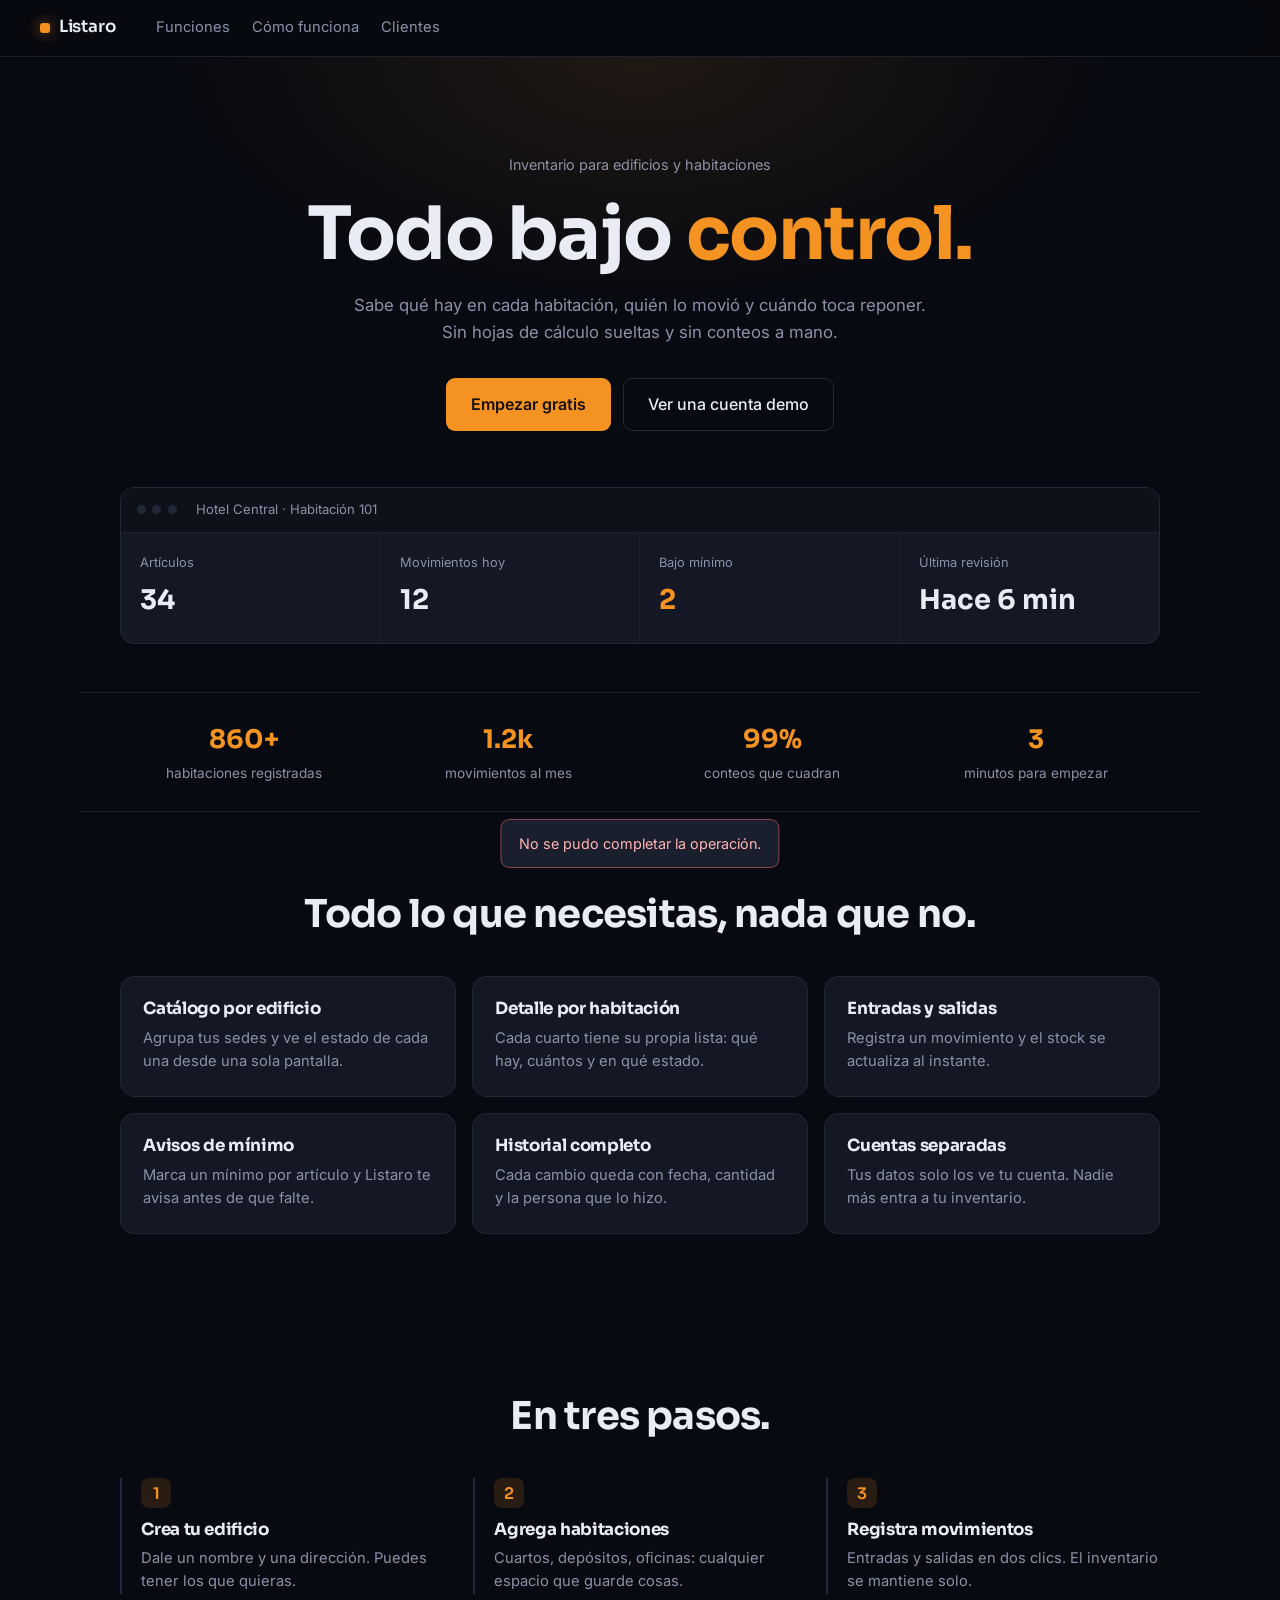
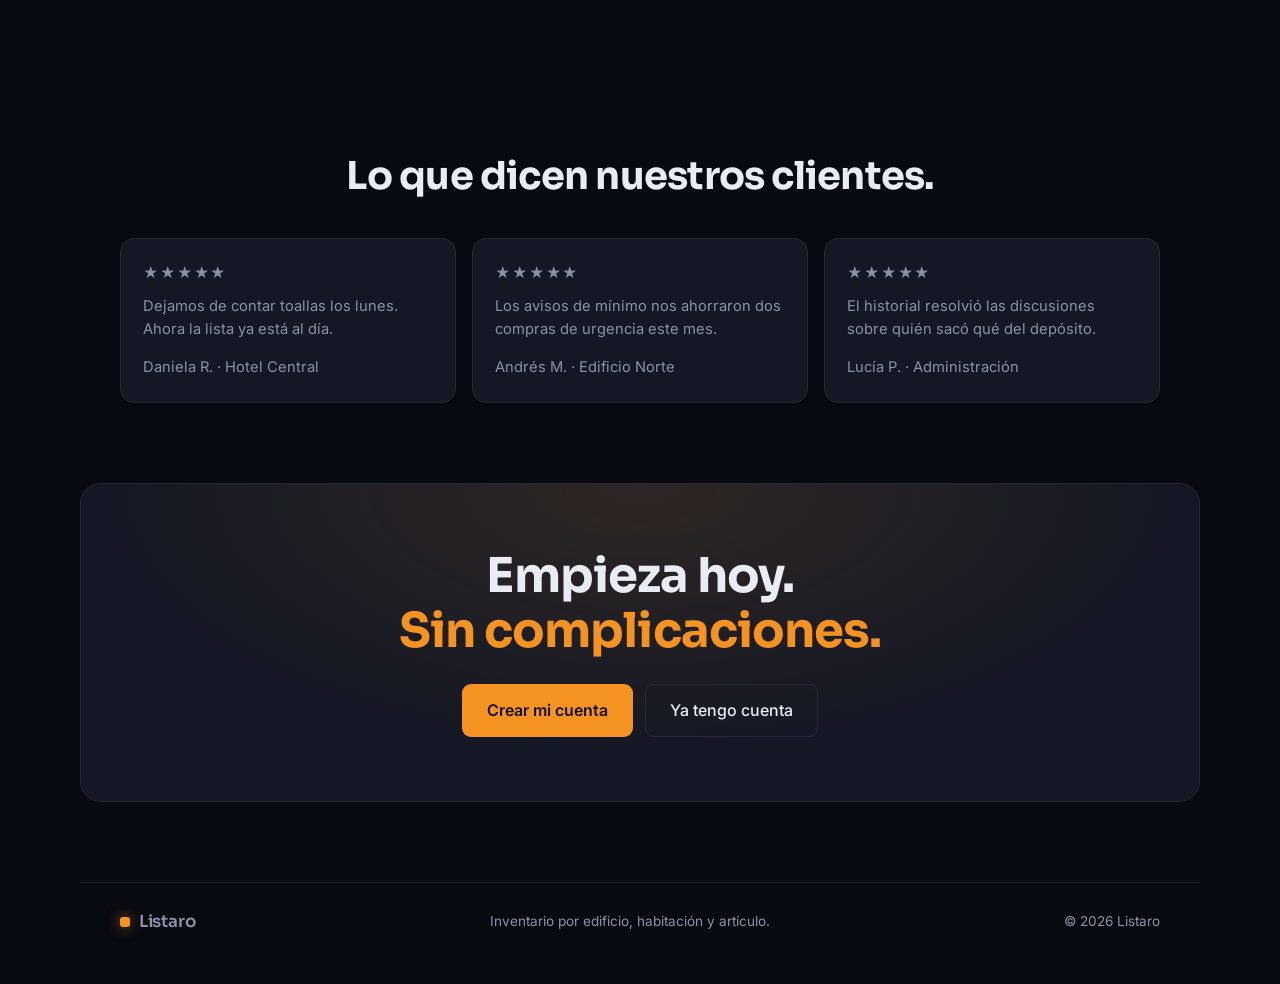
<file: index.html>
<!DOCTYPE html>
<html lang="es">
<head>
  <meta charset="UTF-8">
  <meta name="viewport" content="width=device-width, initial-scale=1">
  <title>Listaro — Todo bajo control</title>
  <link rel="preconnect" href="https://fonts.googleapis.com">
  <link rel="preconnect" href="https://fonts.gstatic.com" crossorigin>
  <link href="https://fonts.googleapis.com/css2?family=Sora:wght@400;500;600;700&family=Inter:wght@400;500;600&display=swap" rel="stylesheet">
  <link rel="stylesheet" href="css/styles.css">
</head>
<body>

<header class="nav">
  <a class="marca" href="index.html"><span class="marca-punto"></span> Listaro</a>
  <nav class="nav-links">
    <a href="#funciones">Funciones</a>
    <a href="#pasos">Cómo funciona</a>
    <a href="#clientes">Clientes</a>
  </nav>
  <div class="nav-acciones"></div>
</header>

<main>

  <section class="hero">
    <p class="hero-kicker">Inventario para edificios y habitaciones</p>
    <h1>Todo bajo <span class="naranja">control.</span></h1>
    <p class="hero-texto">
      Sabe qué hay en cada habitación, quién lo movió y cuándo toca reponer.
      Sin hojas de cálculo sueltas y sin conteos a mano.
    </p>
    <div class="hero-acciones">
      <a class="btn btn-naranja btn-grande" href="Paginas/registro.html">Empezar gratis</a>
      <a class="btn btn-fantasma btn-grande" href="Paginas/login.html">Ver una cuenta demo</a>
    </div>

    <div class="tablero-demo">
      <div class="tablero-barra">
        <span class="punto"></span><span class="punto"></span><span class="punto"></span>
        <span class="tablero-titulo">Hotel Central · Habitación 101</span>
      </div>
      <div class="tablero-cuerpo">
        <div class="tablero-celda"><span class="etiqueta">Artículos</span><strong>34</strong></div>
        <div class="tablero-celda"><span class="etiqueta">Movimientos hoy</span><strong>12</strong></div>
        <div class="tablero-celda"><span class="etiqueta">Bajo mínimo</span><strong class="naranja">2</strong></div>
        <div class="tablero-celda"><span class="etiqueta">Última revisión</span><strong>Hace 6 min</strong></div>
      </div>
    </div>
  </section>

  <section class="franja-metricas">
    <div><strong>860+</strong><span>habitaciones registradas</span></div>
    <div><strong>1.2k</strong><span>movimientos al mes</span></div>
    <div><strong>99%</strong><span>conteos que cuadran</span></div>
    <div><strong>3</strong><span>minutos para empezar</span></div>
  </section>

  <section id="funciones" class="seccion">
    <h2>Todo lo que necesitas, nada que no.</h2>
    <div class="grilla-funciones">
      <article class="tarjeta">
        <h3>Catálogo por edificio</h3>
        <p>Agrupa tus sedes y ve el estado de cada una desde una sola pantalla.</p>
      </article>
      <article class="tarjeta">
        <h3>Detalle por habitación</h3>
        <p>Cada cuarto tiene su propia lista: qué hay, cuántos y en qué estado.</p>
      </article>
      <article class="tarjeta">
        <h3>Entradas y salidas</h3>
        <p>Registra un movimiento y el stock se actualiza al instante.</p>
      </article>
      <article class="tarjeta">
        <h3>Avisos de mínimo</h3>
        <p>Marca un mínimo por artículo y Listaro te avisa antes de que falte.</p>
      </article>
      <article class="tarjeta">
        <h3>Historial completo</h3>
        <p>Cada cambio queda con fecha, cantidad y la persona que lo hizo.</p>
      </article>
      <article class="tarjeta">
        <h3>Cuentas separadas</h3>
        <p>Tus datos solo los ve tu cuenta. Nadie más entra a tu inventario.</p>
      </article>
    </div>
  </section>

  <section id="pasos" class="seccion">
    <h2>En tres pasos.</h2>
    <ol class="pasos">
      <li>
        <span class="paso-num">1</span>
        <h3>Crea tu edificio</h3>
        <p>Dale un nombre y una dirección. Puedes tener los que quieras.</p>
      </li>
      <li>
        <span class="paso-num">2</span>
        <h3>Agrega habitaciones</h3>
        <p>Cuartos, depósitos, oficinas: cualquier espacio que guarde cosas.</p>
      </li>
      <li>
        <span class="paso-num">3</span>
        <h3>Registra movimientos</h3>
        <p>Entradas y salidas en dos clics. El inventario se mantiene solo.</p>
      </li>
    </ol>
  </section>

  <section id="clientes" class="seccion">
    <h2>Lo que dicen nuestros clientes.</h2>
    <div class="grilla-testimonios">
      <article class="tarjeta">
        <p class="estrellas">★★★★★</p>
        <p>Dejamos de contar toallas los lunes. Ahora la lista ya está al día.</p>
        <p class="autor">Daniela R. · Hotel Central</p>
      </article>
      <article class="tarjeta">
        <p class="estrellas">★★★★★</p>
        <p>Los avisos de mínimo nos ahorraron dos compras de urgencia este mes.</p>
        <p class="autor">Andrés M. · Edificio Norte</p>
      </article>
      <article class="tarjeta">
        <p class="estrellas">★★★★★</p>
        <p>El historial resolvió las discusiones sobre quién sacó qué del depósito.</p>
        <p class="autor">Lucía P. · Administración</p>
      </article>
    </div>
  </section>

  <section class="cta-final">
    <h2>Empieza hoy.<br><span class="naranja">Sin complicaciones.</span></h2>
    <div class="hero-acciones">
      <a class="btn btn-naranja btn-grande" href="Paginas/registro.html">Crear mi cuenta</a>
      <a class="btn btn-fantasma btn-grande" href="Paginas/login.html">Ya tengo cuenta</a>
    </div>
  </section>

</main>

<footer class="pie">
  <span class="marca"><span class="marca-punto"></span> Listaro</span>
  <span>Inventario por edificio, habitación y artículo.</span>
  <span>© 2026 Listaro</span>
</footer>

<div id="aviso" class="aviso" role="status" aria-live="polite"></div>
<script src="js/datos.js"></script>
<script src="js/app.js"></script>
</body>
</html>
</file>
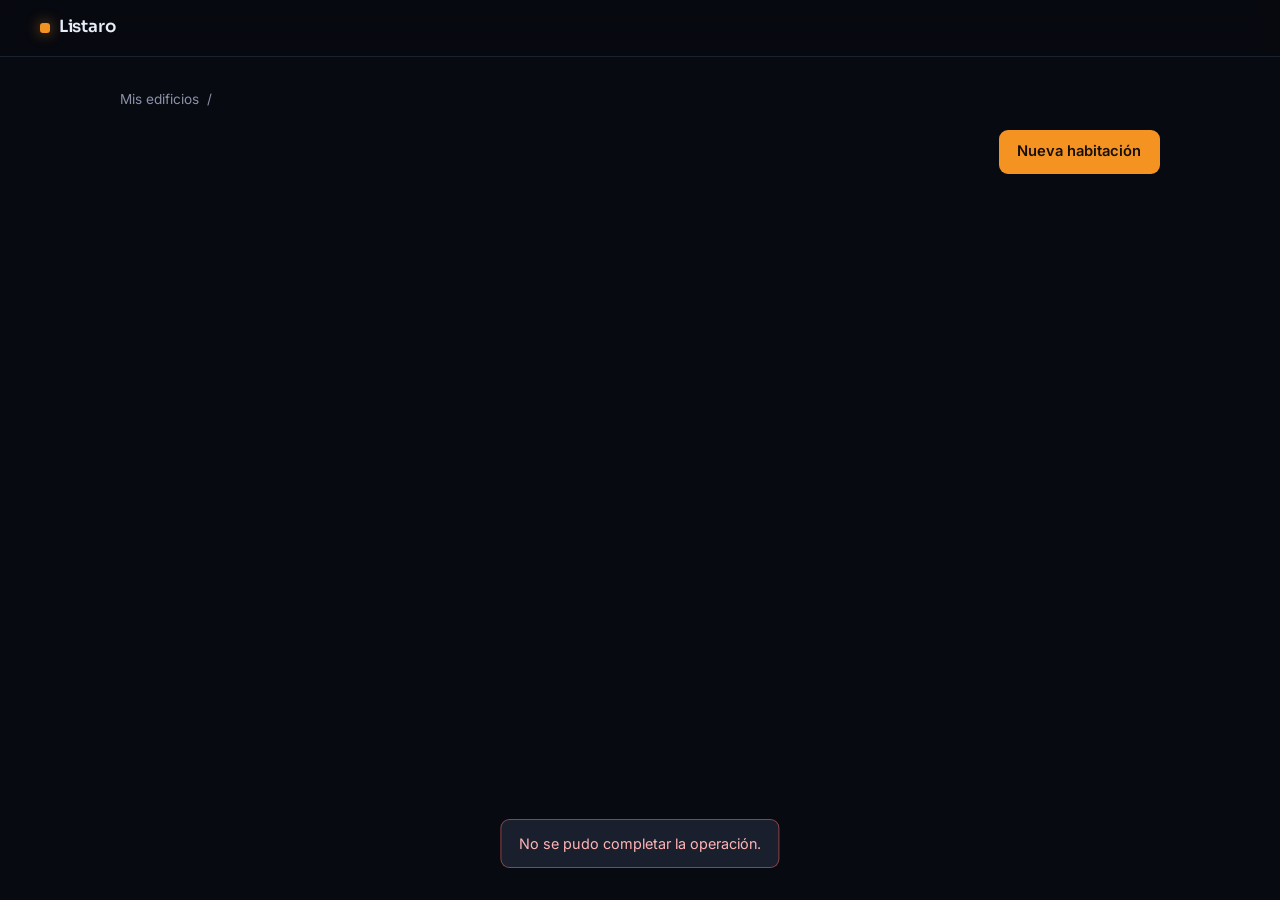
<file: Paginas/edificio.html>
<!DOCTYPE html>
<html lang="es">
<head>
  <meta charset="UTF-8">
  <meta name="viewport" content="width=device-width, initial-scale=1">
  <title>Edificio — Listaro</title>
  <link rel="preconnect" href="https://fonts.googleapis.com">
  <link rel="preconnect" href="https://fonts.gstatic.com" crossorigin>
  <link href="https://fonts.googleapis.com/css2?family=Sora:wght@400;500;600;700&family=Inter:wght@400;500;600&display=swap" rel="stylesheet">
  <link rel="stylesheet" href="../css/styles.css">
</head>
<body>

<header class="nav">
  <a class="marca" href="../index.html"><span class="marca-punto"></span> Listaro</a>
  <div class="nav-acciones"></div>
</header>

<main class="app">

  <nav class="migas">
    <a href="panel.html">Mis edificios</a>
    <span>/</span>
    <span id="ed-miga"></span>
  </nav>

  <div class="app-cabecera">
    <div>
      <h1 id="ed-titulo"></h1>
      <p class="sub" id="ed-direccion"></p>
    </div>
    <button class="btn btn-naranja" data-abrir="modal-habitacion">Nueva habitación</button>
  </div>

  <div id="lista-habitaciones"></div>
</main>

<div class="modal" id="modal-habitacion" hidden>
  <div class="modal-caja" role="dialog" aria-modal="true" aria-labelledby="t-hab">
    <h3 id="t-hab">Nueva habitación</h3>
    <form id="form-habitacion">
      <label for="h-nombre">Nombre</label>
      <input id="h-nombre" name="nombre" placeholder="Habitación 101" required>

      <label for="h-piso">Piso</label>
      <input id="h-piso" name="piso" placeholder="1">

      <label for="h-estado">Estado</label>
      <select id="h-estado" name="estado">
        <option value="activa">Activa</option>
        <option value="mantenimiento">En mantenimiento</option>
        <option value="cerrada">Cerrada</option>
      </select>

      <div class="modal-acciones">
        <button type="button" class="btn btn-fantasma" data-cerrar>Cancelar</button>
        <button type="submit" class="btn btn-naranja">Guardar habitación</button>
      </div>
    </form>
  </div>
</div>

<div id="aviso" class="aviso" role="status" aria-live="polite"></div>
<script src="../js/datos.js"></script>
<script src="../js/app.js"></script>
</body>
</html>
</file>
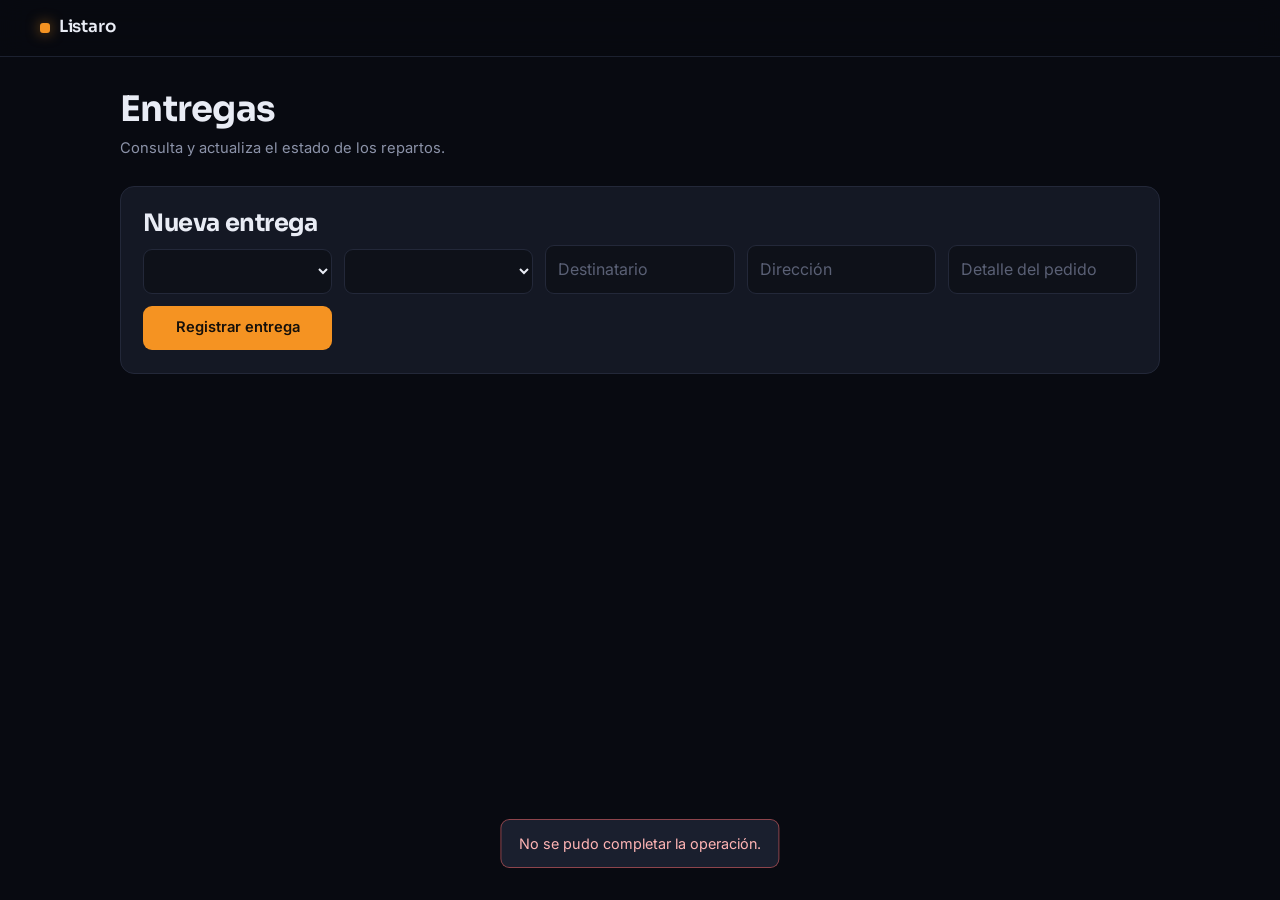
<file: Paginas/entregas.html>
<!DOCTYPE html>
<html lang="es">
<head>
  <meta charset="UTF-8">
  <meta name="viewport" content="width=device-width, initial-scale=1">
  <title>Entregas — Listaro</title>
  <link rel="preconnect" href="https://fonts.googleapis.com">
  <link rel="preconnect" href="https://fonts.gstatic.com" crossorigin>
  <link href="https://fonts.googleapis.com/css2?family=Sora:wght@400;500;600;700&family=Inter:wght@400;500;600&display=swap" rel="stylesheet">
  <link rel="stylesheet" href="../css/styles.css">
</head>
<body>
<header class="nav">
  <a class="marca" href="../index.html"><span class="marca-punto"></span> Listaro</a>
  <div class="nav-acciones"></div>
</header>
<main class="app">
  <div class="app-cabecera">
    <div><h1>Entregas</h1><p class="sub">Consulta y actualiza el estado de los repartos.</p></div>
  </div>
  <section class="tarjeta" id="crear-entrega">
    <h2>Nueva entrega</h2>
    <form id="form-entrega" class="form-grid">
      <select id="ent-edificio" name="edificio_id" required></select>
      <select id="ent-repartidor" name="repartidor_id"></select>
      <input name="destinatario" placeholder="Destinatario" required>
      <input name="direccion" placeholder="Dirección">
      <input name="detalle" placeholder="Detalle del pedido">
      <button class="btn btn-naranja" type="submit">Registrar entrega</button>
    </form>
  </section>
  <section id="lista-entregas" class="grilla-edificios"></section>
</main>
<div id="aviso" class="aviso" role="status" aria-live="polite"></div>
<script src="../js/datos.js"></script>
<script src="../js/roles.js"></script>
<script src="../js/app.js"></script>
</body>
</html>
</file>
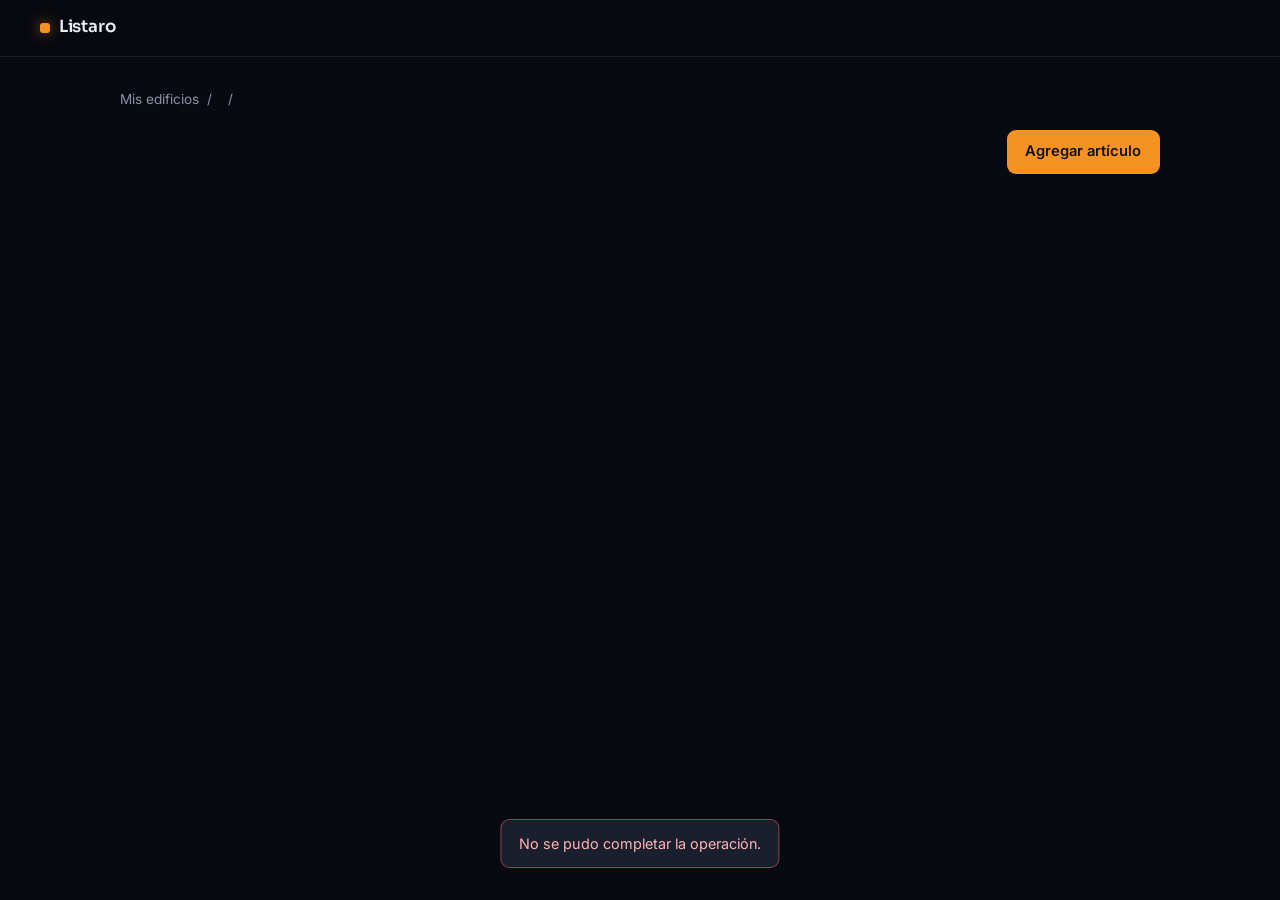
<file: Paginas/habitacion.html>
<!DOCTYPE html>
<html lang="es">
<head>
  <meta charset="UTF-8">
  <meta name="viewport" content="width=device-width, initial-scale=1">
  <title>Habitación — Listaro</title>
  <link rel="preconnect" href="https://fonts.googleapis.com">
  <link rel="preconnect" href="https://fonts.gstatic.com" crossorigin>
  <link href="https://fonts.googleapis.com/css2?family=Sora:wght@400;500;600;700&family=Inter:wght@400;500;600&display=swap" rel="stylesheet">
  <link rel="stylesheet" href="../css/styles.css">
</head>
<body>

<header class="nav">
  <a class="marca" href="../index.html"><span class="marca-punto"></span> Listaro</a>
  <div class="nav-acciones"></div>
</header>

<main class="app">

  <nav class="migas">
    <a href="panel.html">Mis edificios</a>
    <span>/</span>
    <a id="h-miga-edificio" href="panel.html"></a>
    <span>/</span>
    <span id="h-miga"></span>
  </nav>

  <div class="app-cabecera">
    <div>
      <h1 id="h-titulo"></h1>
      <p class="sub" id="h-sub"></p>
    </div>
    <button class="btn btn-naranja" data-abrir="modal-item">Agregar artículo</button>
  </div>

  <div class="tabla-envoltura" id="zona-tabla" hidden>
    <table class="tabla">
      <thead>
        <tr>
          <th>Artículo</th><th>Categoría</th><th>Cantidad</th>
          <th>Mínimo</th><th>Estado</th><th>Movimiento</th><th></th>
        </tr>
      </thead>
      <tbody id="cuerpo-items"></tbody>
    </table>
  </div>

  <div class="vacio" id="zona-vacia" hidden>
    <h3>Esta habitación está vacía</h3>
    <p>Agrega el primer artículo para empezar a contar entradas y salidas.</p>
    <button class="btn btn-naranja" data-abrir="modal-item">Agregar artículo</button>
  </div>

  <section class="historial" id="historial" hidden>
    <h2>Movimientos recientes</h2>
    <ul id="lista-movimientos"></ul>
  </section>
</main>

<div class="modal" id="modal-item" hidden>
  <div class="modal-caja" role="dialog" aria-modal="true" aria-labelledby="t-item">
    <h3 id="t-item">Agregar artículo</h3>
    <form id="form-item">
      <label for="i-nombre">Nombre</label>
      <input id="i-nombre" name="nombre" placeholder="Toallas" required>

      <label for="i-categoria">Categoría</label>
      <input id="i-categoria" name="categoria" placeholder="Lencería">

      <div class="fila-doble">
        <div>
          <label for="i-cantidad">Cantidad</label>
          <input id="i-cantidad" name="cantidad" type="number" min="0" value="0">
        </div>
        <div>
          <label for="i-minimo">Mínimo</label>
          <input id="i-minimo" name="minimo" type="number" min="0" value="0">
        </div>
      </div>

      <label for="i-estado">Estado</label>
      <select id="i-estado" name="estado">
        <option value="bueno">Bueno</option>
        <option value="regular">Regular</option>
        <option value="reparacion">En reparación</option>
      </select>

      <div class="modal-acciones">
        <button type="button" class="btn btn-fantasma" data-cerrar>Cancelar</button>
        <button type="submit" class="btn btn-naranja">Guardar artículo</button>
      </div>
    </form>
  </div>
</div>

<div id="aviso" class="aviso" role="status" aria-live="polite"></div>
<script src="../js/datos.js"></script>
<script src="../js/app.js"></script>
</body>
</html>
</file>
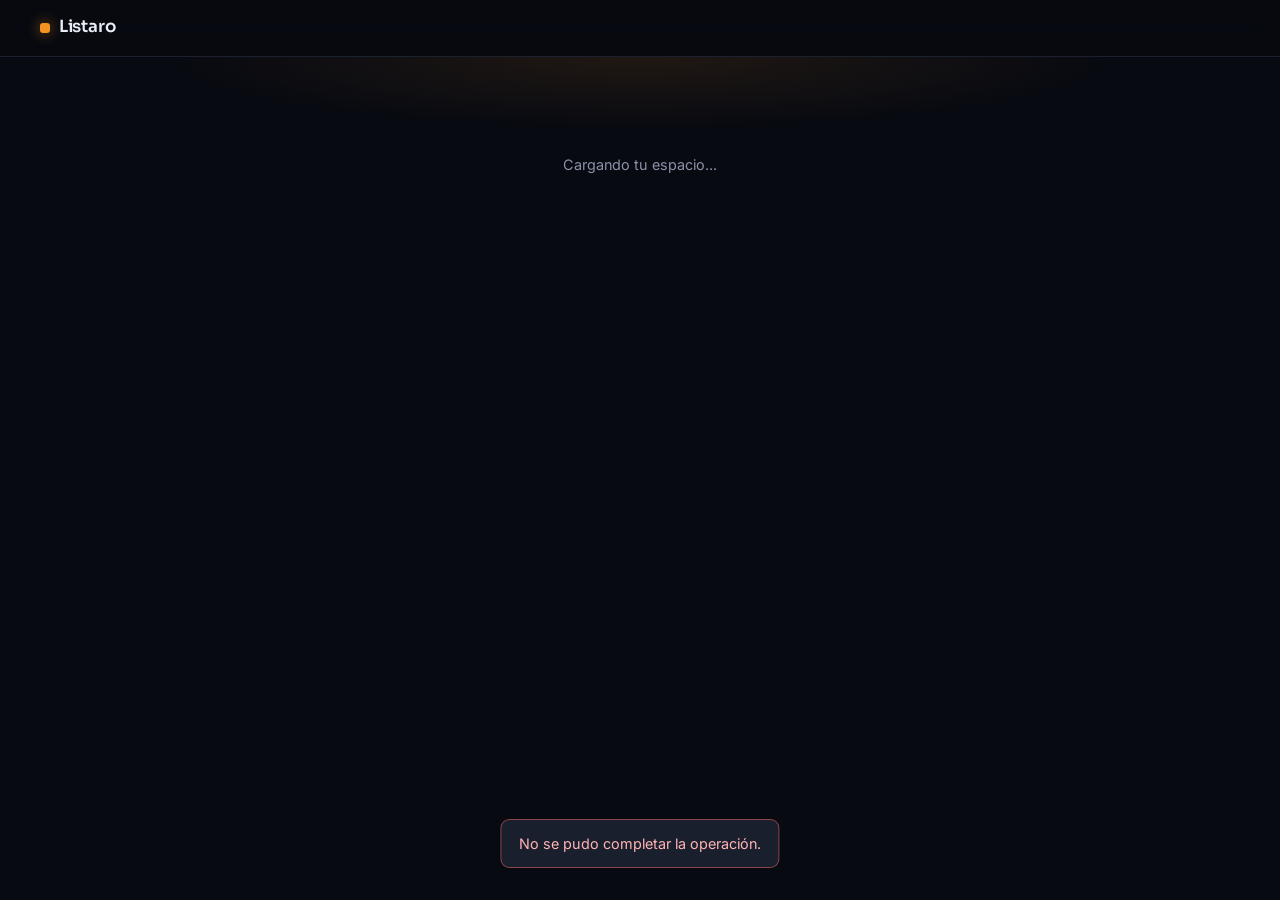
<file: Paginas/inicio.html>
<!DOCTYPE html>
<html lang="es">
<head>
  <meta charset="UTF-8">
  <meta name="viewport" content="width=device-width, initial-scale=1">
  <title>Inicio — Listaro</title>
  <link rel="preconnect" href="https://fonts.googleapis.com">
  <link rel="preconnect" href="https://fonts.gstatic.com" crossorigin>
  <link href="https://fonts.googleapis.com/css2?family=Sora:wght@400;500;600;700&family=Inter:wght@400;500;600&display=swap" rel="stylesheet">
  <link rel="stylesheet" href="../css/styles.css">
</head>
<body>
<header class="nav">
  <a class="marca" href="../index.html"><span class="marca-punto"></span> Listaro</a>
  <div class="nav-acciones"></div>
</header>

<main>
  <section class="hero" id="inicio-contenido">
    <p class="hero-kicker">Cargando tu espacio...</p>
  </section>
</main>

<div id="aviso" class="aviso" role="status" aria-live="polite"></div>
<script src="../js/datos.js"></script>
<script src="../js/app.js"></script>
</body>
</html>
</file>
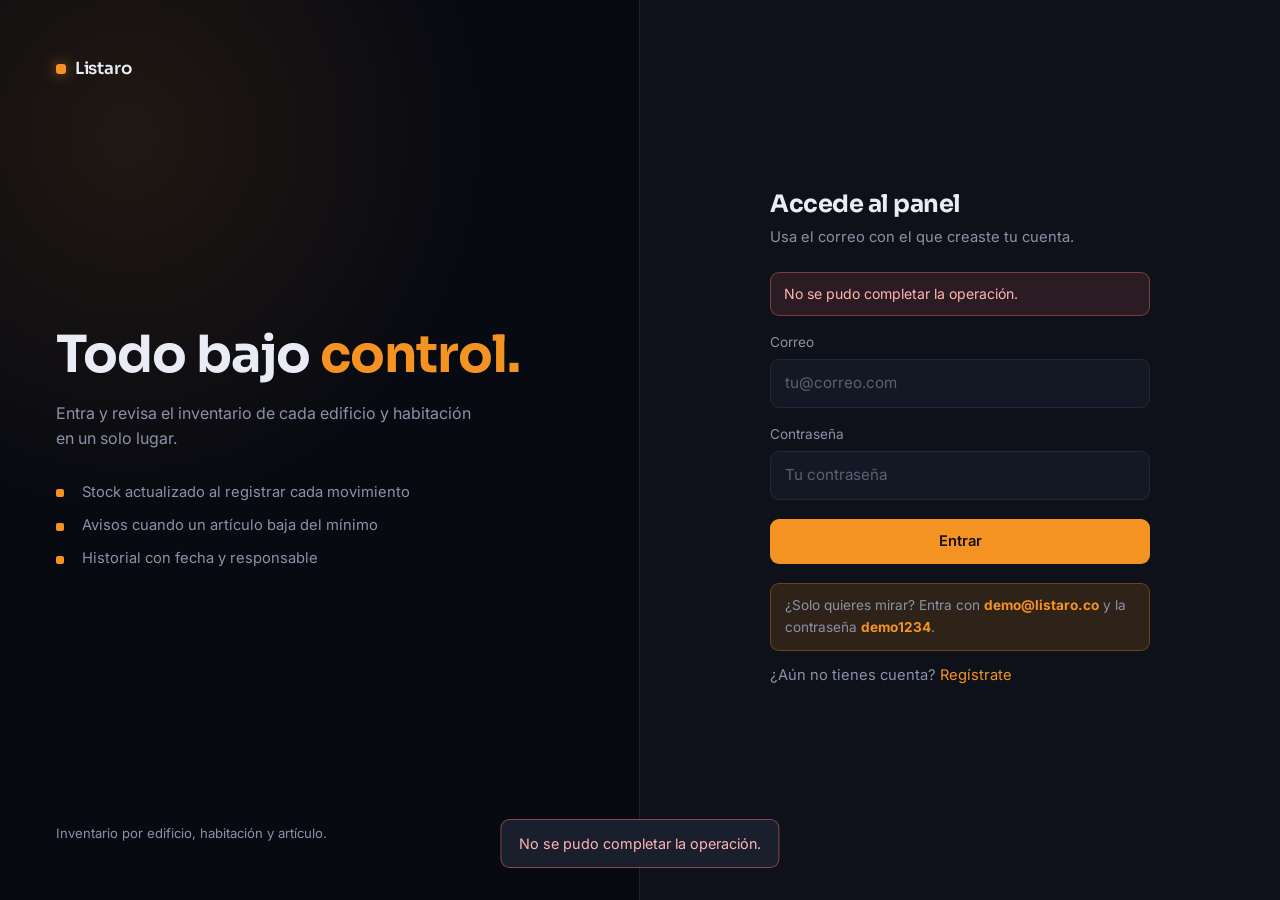
<file: Paginas/login.html>
<!DOCTYPE html>
<html lang="es">
<head>
  <meta charset="UTF-8">
  <meta name="viewport" content="width=device-width, initial-scale=1">
  <title>Entrar a Listaro</title>
  <link rel="preconnect" href="https://fonts.googleapis.com">
  <link rel="preconnect" href="https://fonts.gstatic.com" crossorigin>
  <link href="https://fonts.googleapis.com/css2?family=Sora:wght@400;500;600;700&family=Inter:wght@400;500;600&display=swap" rel="stylesheet">
  <link rel="stylesheet" href="../css/styles.css">
</head>
<body>
<main class="split">
  <section class="split-izq">
    <a class="marca" href="../index.html"><span class="marca-punto"></span> Listaro</a>
    <div>
      <h1>Todo bajo <span class="naranja">control.</span></h1>
      <p>Entra y revisa el inventario de cada edificio y habitación en un solo lugar.</p>
      <ul class="lista-chequeo">
        <li>Stock actualizado al registrar cada movimiento</li>
        <li>Avisos cuando un artículo baja del mínimo</li>
        <li>Historial con fecha y responsable</li>
      </ul>
    </div>
    <p class="split-pie">Inventario por edificio, habitación y artículo.</p>
  </section>

  <section class="split-der">
    <div class="formulario">
      <h2>Accede al panel</h2>
      <p class="sub">Usa el correo con el que creaste tu cuenta.</p>

      <p class="error" id="error-login" hidden></p>

      <form id="form-login" novalidate>
        <label for="correo">Correo</label>
        <input id="correo" name="correo" type="email" autocomplete="email"
               placeholder="tu@correo.com" required>

        <label for="clave">Contraseña</label>
        <input id="clave" name="clave" type="password" autocomplete="current-password"
               placeholder="Tu contraseña" required>

        <button class="btn btn-naranja btn-bloque" type="submit">Entrar</button>
      </form>

      <p class="demo-hint">
        ¿Solo quieres mirar? Entra con <strong>demo@listaro.co</strong> y la
        contraseña <strong>demo1234</strong>.
      </p>
      <p class="sub">¿Aún no tienes cuenta?
        <a class="enlace-naranja" href="registro.html">Regístrate</a>
      </p>
    </div>
  </section>
</main>

<div id="aviso" class="aviso" role="status" aria-live="polite"></div>
<script src="../js/datos.js"></script>
<script src="../js/app.js"></script>
</body>
</html>
</file>
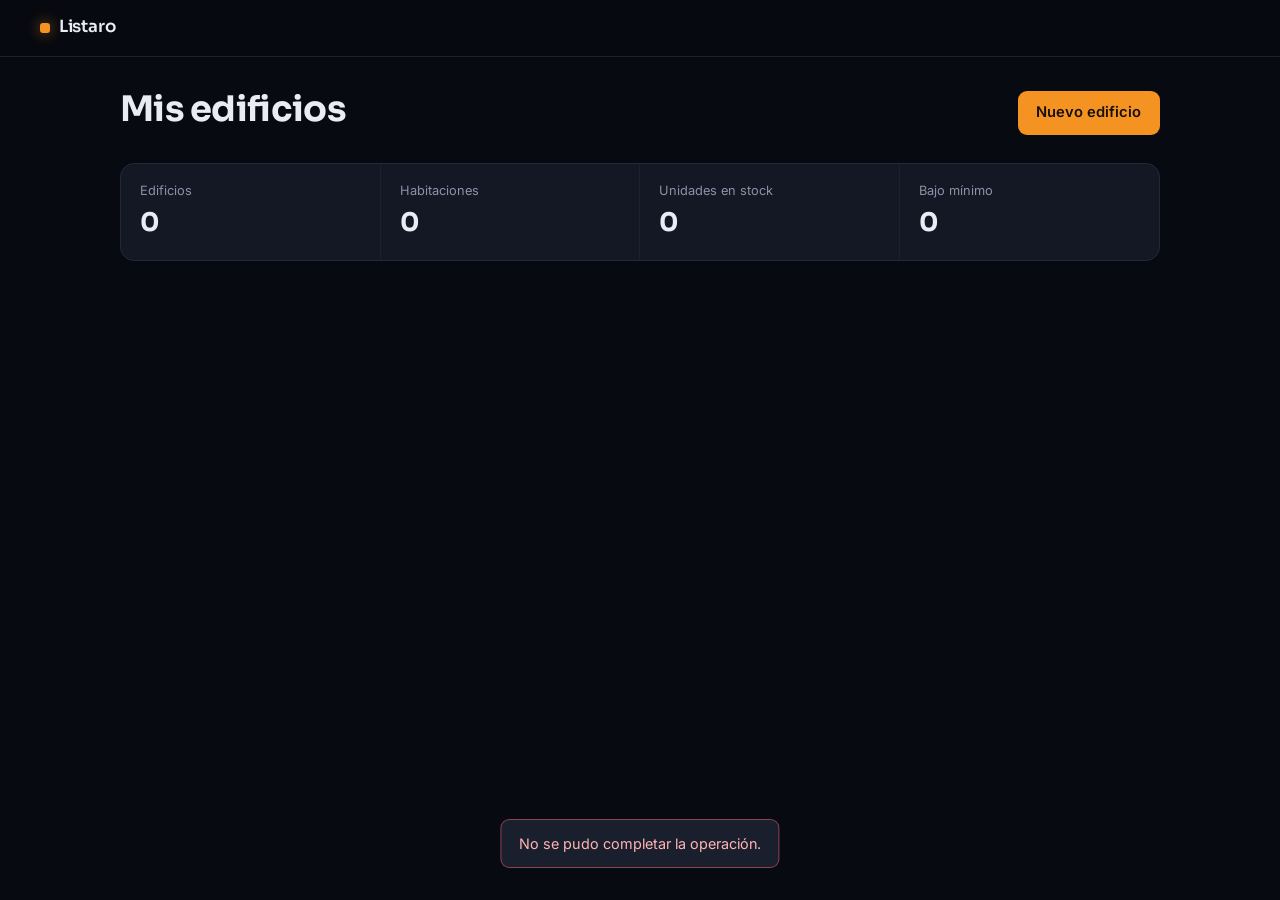
<file: Paginas/panel.html>
<!DOCTYPE html>
<html lang="es">
<head>
  <meta charset="UTF-8">
  <meta name="viewport" content="width=device-width, initial-scale=1">
  <title>Mis edificios — Listaro</title>
  <link rel="preconnect" href="https://fonts.googleapis.com">
  <link rel="preconnect" href="https://fonts.gstatic.com" crossorigin>
  <link href="https://fonts.googleapis.com/css2?family=Sora:wght@400;500;600;700&family=Inter:wght@400;500;600&display=swap" rel="stylesheet">
  <link rel="stylesheet" href="../css/styles.css">
</head>
<body>

<header class="nav">
  <a class="marca" href="../index.html"><span class="marca-punto"></span> Listaro</a>
  <div class="nav-acciones"></div>
</header>

<main class="app">

  <div class="app-cabecera">
    <div>
      <h1>Mis edificios</h1>
      <p class="sub" id="saludo"></p>
    </div>
    <button class="btn btn-naranja" data-abrir="modal-edificio">Nuevo edificio</button>
  </div>

  <div class="resumen">
    <div class="resumen-celda"><span class="etiqueta">Edificios</span><strong id="r-edificios">0</strong></div>
    <div class="resumen-celda"><span class="etiqueta">Habitaciones</span><strong id="r-habitaciones">0</strong></div>
    <div class="resumen-celda"><span class="etiqueta">Unidades en stock</span><strong id="r-unidades">0</strong></div>
    <div class="resumen-celda"><span class="etiqueta">Bajo mínimo</span><strong id="r-alertas">0</strong></div>
  </div>

  <div id="lista-edificios"></div>
</main>

<div class="modal" id="modal-edificio" hidden>
  <div class="modal-caja" role="dialog" aria-modal="true" aria-labelledby="t-edificio">
    <h3 id="t-edificio">Nuevo edificio</h3>
    <form id="form-edificio">
      <label for="ed-nombre">Nombre</label>
      <input id="ed-nombre" name="nombre" placeholder="Hotel Central" required>

      <label for="ed-direccion">Dirección</label>
      <input id="ed-direccion" name="direccion" placeholder="Cra. 7 #45-12">

      <label for="ed-notas">Notas</label>
      <input id="ed-notas" name="notas" placeholder="Opcional">

      <div class="modal-acciones">
        <button type="button" class="btn btn-fantasma" data-cerrar>Cancelar</button>
        <button type="submit" class="btn btn-naranja">Guardar edificio</button>
      </div>
    </form>
  </div>
</div>

<div id="aviso" class="aviso" role="status" aria-live="polite"></div>
<script src="../js/datos.js"></script>
<script src="../js/app.js"></script>
</body>
</html>
</file>
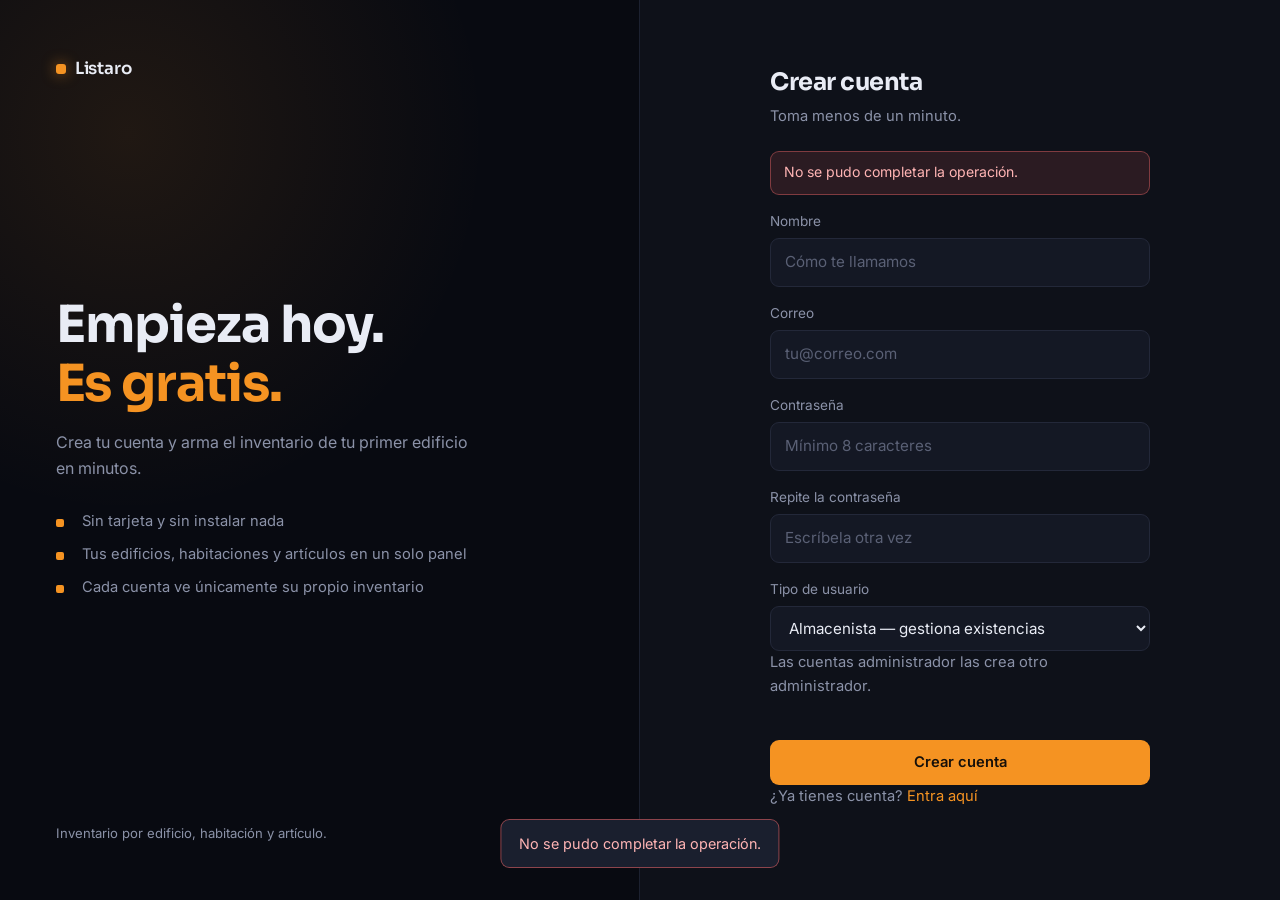
<file: Paginas/registro.html>
<!DOCTYPE html>
<html lang="es">
<head>
  <meta charset="UTF-8">
  <meta name="viewport" content="width=device-width, initial-scale=1">
  <title>Crear cuenta en Listaro</title>
  <link rel="preconnect" href="https://fonts.googleapis.com">
  <link rel="preconnect" href="https://fonts.gstatic.com" crossorigin>
  <link href="https://fonts.googleapis.com/css2?family=Sora:wght@400;500;600;700&family=Inter:wght@400;500;600&display=swap" rel="stylesheet">
  <link rel="stylesheet" href="../css/styles.css">
</head>
<body>

<main class="split">
  <section class="split-izq">
    <a class="marca" href="../index.html"><span class="marca-punto"></span> Listaro</a>
    <div>
      <h1>Empieza hoy.<br><span class="naranja">Es gratis.</span></h1>
      <p>Crea tu cuenta y arma el inventario de tu primer edificio en minutos.</p>
      <ul class="lista-chequeo">
        <li>Sin tarjeta y sin instalar nada</li>
        <li>Tus edificios, habitaciones y artículos en un solo panel</li>
        <li>Cada cuenta ve únicamente su propio inventario</li>
      </ul>
    </div>
    <p class="split-pie">Inventario por edificio, habitación y artículo.</p>
  </section>

  <section class="split-der">
    <div class="formulario">
      <h2>Crear cuenta</h2>
      <p class="sub">Toma menos de un minuto.</p>

      <p class="error" id="error-registro" hidden></p>

      <form id="form-registro" novalidate>
        <label for="nombre">Nombre</label>
        <input id="nombre" name="nombre" type="text" autocomplete="name"
               placeholder="Cómo te llamamos" required>

        <label for="correo">Correo</label>
        <input id="correo" name="correo" type="email" autocomplete="email"
               placeholder="tu@correo.com" required>

        <label for="clave">Contraseña</label>
        <input id="clave" name="clave" type="password" autocomplete="new-password"
               placeholder="Mínimo 8 caracteres" required>

        <label for="confirmar">Repite la contraseña</label>
        <input id="confirmar" name="confirmar" type="password"
               autocomplete="new-password" placeholder="Escríbela otra vez" required>

        <label for="rol">Tipo de usuario</label>
        <select id="rol" name="rol" required>
          <option value="almacenista">Almacenista — gestiona existencias</option>
          <option value="repartidor">Repartidor — surte habitaciones</option>
        </select>
        <p class="sub">Las cuentas administrador las crea otro administrador.</p>

        <button class="btn btn-naranja btn-bloque" type="submit">Crear cuenta</button>
      </form>

      <p class="sub">¿Ya tienes cuenta?
        <a class="enlace-naranja" href="login.html">Entra aquí</a>
      </p>
    </div>
  </section>
</main>

<div id="aviso" class="aviso" role="status" aria-live="polite"></div>
<script src="../js/datos.js"></script>
<script src="../js/app.js"></script>
</body>
</html>
</file>
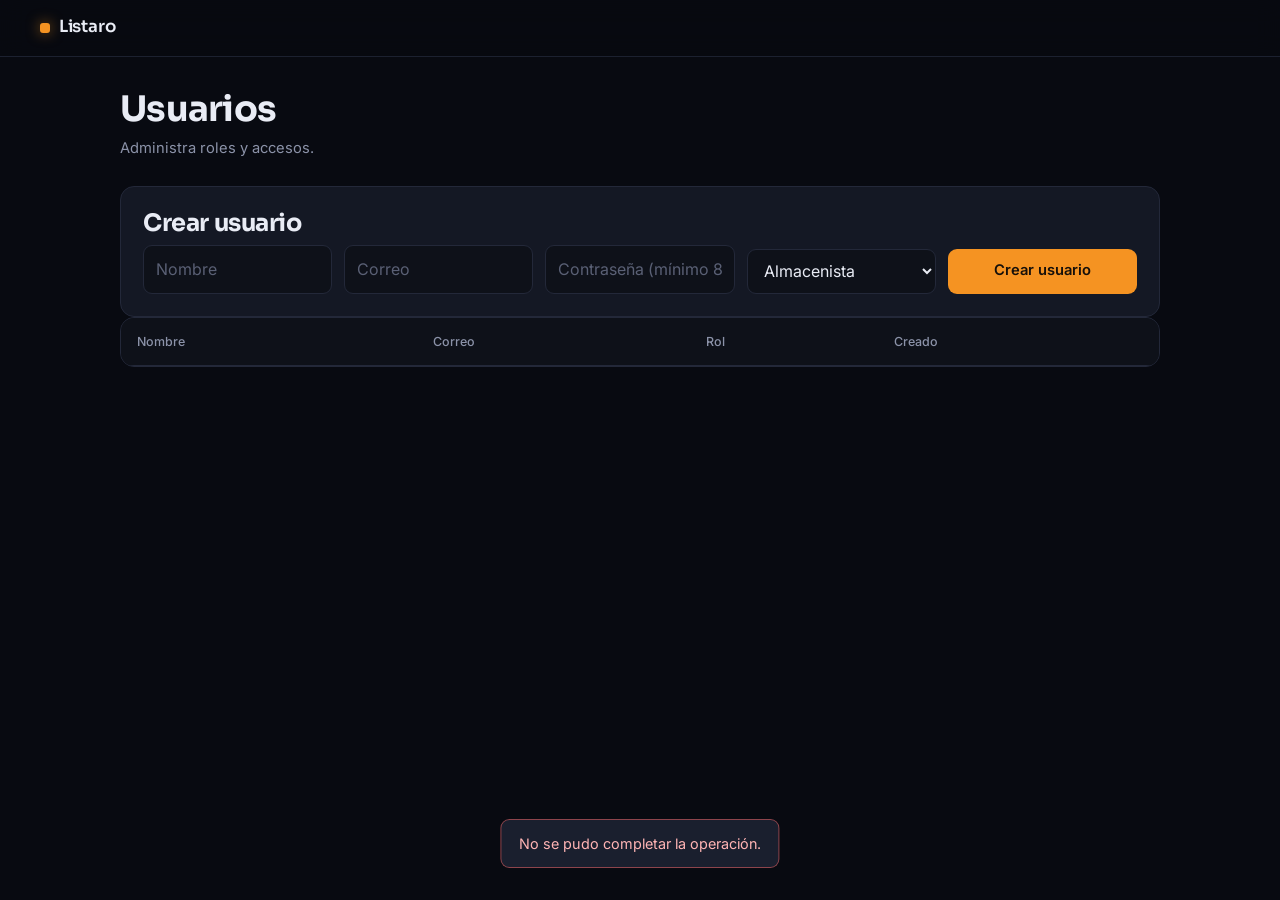
<file: Paginas/usuarios.html>
<!DOCTYPE html>
<html lang="es">
<head>
  <meta charset="UTF-8">
  <meta name="viewport" content="width=device-width, initial-scale=1">
  <title>Usuarios — Listaro</title>
  <link rel="preconnect" href="https://fonts.googleapis.com">
  <link rel="preconnect" href="https://fonts.gstatic.com" crossorigin>
  <link href="https://fonts.googleapis.com/css2?family=Sora:wght@400;500;600;700&family=Inter:wght@400;500;600&display=swap" rel="stylesheet">
  <link rel="stylesheet" href="../css/styles.css">
</head>
<body>
<header class="nav">
  <a class="marca" href="../index.html"><span class="marca-punto"></span> Listaro</a>
  <div class="nav-acciones"></div>
</header>
<main class="app">
  <div class="app-cabecera">
    <div><h1>Usuarios</h1><p class="sub">Administra roles y accesos.</p></div>
  </div>
  <section class="tarjeta">
    <h2>Crear usuario</h2>
    <form id="form-usuario" class="form-grid">
      <input name="nombre" placeholder="Nombre" required>
      <input name="correo" type="email" placeholder="Correo" required>
      <input name="clave" type="password" placeholder="Contraseña (mínimo 8)" required>
      <select name="rol" required>
        <option value="almacenista">Almacenista</option>
        <option value="repartidor">Repartidor</option>
        <option value="administrador">Administrador</option>
      </select>
      <button class="btn btn-naranja" type="submit">Crear usuario</button>
    </form>
  </section>
  <section class="tabla-envoltura">
    <table class="tabla">
      <thead><tr><th>Nombre</th><th>Correo</th><th>Rol</th><th>Creado</th></tr></thead>
      <tbody id="lista-usuarios"></tbody>
    </table>
  </section>
</main>
<div id="aviso" class="aviso" role="status" aria-live="polite"></div>
<script src="../js/datos.js"></script>
<script src="../js/roles.js"></script>
<script src="../js/app.js"></script>
</body>
</html>
</file>
<file: css/styles.css>
/* ============================================================
   Listaro — hoja de estilos
   Tema oscuro, acento naranja, tipografía Sora + Inter
   ============================================================ */

:root {
  --fondo:        #080A11;
  --fondo-2:      #0E1119;
  --panel:        #141824;
  --panel-2:      #1A1F2E;
  --borde:        #232839;
  --borde-suave:  #1C2130;
  --texto:        #E9ECF5;
  --texto-sub:    #8B92A8;
  --naranja:      #F59322;
  --naranja-alto: #FFB04A;
  --naranja-baja: rgba(245, 147, 34, 0.14);
  --verde:        #4ED08A;
  --verde-baja:   rgba(78, 208, 138, 0.12);
  --rojo:         #FF6B6B;
  --radio:        14px;
  --radio-chico:  9px;
  --ancho:        1120px;
}

* { box-sizing: border-box; }

html { scroll-behavior: smooth; }

body {
  margin: 0;
  background: var(--fondo);
  color: var(--texto);
  font-family: "Inter", system-ui, -apple-system, "Segoe UI", sans-serif;
  font-size: 16px;
  line-height: 1.6;
  -webkit-font-smoothing: antialiased;
}

h1, h2, h3 {
  font-family: "Sora", "Inter", sans-serif;
  line-height: 1.15;
  letter-spacing: -0.02em;
  margin: 0 0 .5rem;
}

a { color: inherit; text-decoration: none; }

.naranja { color: var(--naranja); }
.sub { color: var(--texto-sub); font-size: .92rem; margin: 0; }
.fuerte { font-weight: 600; }
.etiqueta { color: var(--texto-sub); font-size: .8rem; display: block; }

:focus-visible {
  outline: 2px solid var(--naranja);
  outline-offset: 2px;
  border-radius: 4px;
}

/* ---------------------------------------------------------- marca y navegación */
.marca {
  display: inline-flex;
  align-items: center;
  gap: .55rem;
  font-family: "Sora", sans-serif;
  font-weight: 600;
  font-size: 1.05rem;
  letter-spacing: -0.01em;
}

.marca-punto {
  width: 10px; height: 10px;
  border-radius: 3px;
  background: var(--naranja);
  box-shadow: 0 0 14px rgba(245, 147, 34, .6);
}

.nav {
  position: sticky;
  top: 0;
  z-index: 40;
  display: flex;
  align-items: center;
  gap: 1.5rem;
  padding: .9rem clamp(1rem, 4vw, 2.5rem);
  background: rgba(8, 10, 17, .82);
  backdrop-filter: blur(12px);
  border-bottom: 1px solid var(--borde-suave);
}

.nav-links { display: flex; gap: 1.4rem; margin-left: 1rem; }
.nav-links a { color: var(--texto-sub); font-size: .92rem; }
.nav-links a:hover { color: var(--texto); }
.nav-acciones { margin-left: auto; display: flex; gap: .6rem; }
.usuario-nav {
  display: inline-flex;
  align-items: center;
  color: var(--texto-sub);
  font-size: .85rem;
  padding: 0 .35rem;
  white-space: nowrap;
}

/* ---------------------------------------------------------- botones */
.btn {
  display: inline-flex;
  align-items: center;
  justify-content: center;
  gap: .4rem;
  padding: .6rem 1.1rem;
  border-radius: var(--radio-chico);
  border: 1px solid transparent;
  font: inherit;
  font-size: .92rem;
  font-weight: 500;
  cursor: pointer;
  transition: background-color .15s ease, border-color .15s ease, color .15s ease;
}

.btn-naranja { background: var(--naranja); color: #16100A; font-weight: 600; }
.btn-naranja:hover { background: var(--naranja-alto); }

.btn-fantasma {
  background: transparent;
  color: var(--texto);
  border-color: var(--borde);
}
.btn-fantasma:hover { border-color: var(--naranja); color: var(--naranja); }

.btn-grande { padding: .8rem 1.5rem; font-size: 1rem; }
.btn-bloque { width: 100%; margin-top: 1.2rem; }

.btn-mini {
  padding: .3rem .65rem;
  font-size: .78rem;
  background: var(--panel-2);
  border-color: var(--borde);
  color: var(--texto);
}
.btn-mini:hover { border-color: var(--naranja); color: var(--naranja); }
.btn-peligro:hover { border-color: var(--rojo); color: var(--rojo); }

.enlace-naranja { color: var(--naranja); }
.enlace-naranja:hover { text-decoration: underline; }

.form-grid {
  display: grid;
  grid-template-columns: repeat(auto-fit, minmax(180px, 1fr));
  gap: .75rem;
  align-items: end;
}

.form-grid input,
.form-grid select,
.selector-rol,
.estado-entrega {
  width: 100%;
  padding: .65rem .75rem;
  border: 1px solid var(--borde);
  border-radius: var(--radio-chico);
  background: var(--fondo-2);
  color: var(--texto);
  font: inherit;
}

.entrega {
  display: grid;
  gap: .5rem;
}

.entrega p { margin: 0; }
.entrega-acciones { display: flex; justify-content: flex-end; }

/* ---------------------------------------------------------- landing: hero */
.hero {
  max-width: var(--ancho);
  margin: 0 auto;
  padding: clamp(3rem, 8vw, 6rem) clamp(1rem, 4vw, 2.5rem) 3rem;
  text-align: center;
  background:
    radial-gradient(60% 55% at 50% 0%, rgba(245, 147, 34, .10), transparent 70%);
}

.hero-kicker { color: var(--texto-sub); font-size: .9rem; margin: 0 0 1rem; }

.hero h1 {
  font-size: clamp(2.6rem, 7vw, 4.6rem);
  font-weight: 700;
  margin-bottom: 1rem;
}

.hero-texto {
  max-width: 54ch;
  margin: 0 auto 2rem;
  color: var(--texto-sub);
  font-size: 1.05rem;
}

.hero-acciones {
  display: flex;
  gap: .8rem;
  justify-content: center;
  flex-wrap: wrap;
}

.tablero-demo {
  margin-top: 3.5rem;
  border: 1px solid var(--borde);
  border-radius: var(--radio);
  background: var(--panel);
  overflow: hidden;
  text-align: left;
}

.tablero-barra {
  display: flex;
  align-items: center;
  gap: .4rem;
  padding: .7rem 1rem;
  border-bottom: 1px solid var(--borde-suave);
  background: var(--fondo-2);
}

.punto { width: 9px; height: 9px; border-radius: 50%; background: var(--borde); }
.tablero-titulo { margin-left: .8rem; color: var(--texto-sub); font-size: .82rem; }

.tablero-cuerpo {
  display: grid;
  grid-template-columns: repeat(auto-fit, minmax(160px, 1fr));
}

.tablero-celda {
  padding: 1.3rem 1.2rem;
  border-right: 1px solid var(--borde-suave);
}
.tablero-celda:last-child { border-right: none; }
.tablero-celda strong {
  display: block;
  font-family: "Sora", sans-serif;
  font-size: 1.7rem;
  margin-top: .3rem;
}

/* ---------------------------------------------------------- métricas */
.franja-metricas {
  display: grid;
  grid-template-columns: repeat(auto-fit, minmax(150px, 1fr));
  gap: 1rem;
  max-width: var(--ancho);
  margin: 0 auto;
  padding: 1.6rem clamp(1rem, 4vw, 2.5rem);
  border-top: 1px solid var(--borde-suave);
  border-bottom: 1px solid var(--borde-suave);
  text-align: center;
}
.franja-metricas strong {
  display: block;
  font-family: "Sora", sans-serif;
  font-size: 1.6rem;
  color: var(--naranja);
}
.franja-metricas span { color: var(--texto-sub); font-size: .85rem; }

/* ---------------------------------------------------------- secciones */
.seccion {
  max-width: var(--ancho);
  margin: 0 auto;
  padding: clamp(3rem, 7vw, 5rem) clamp(1rem, 4vw, 2.5rem);
}

.seccion h2 {
  font-size: clamp(1.7rem, 4vw, 2.4rem);
  text-align: center;
  margin-bottom: 2.5rem;
}

.tarjeta {
  background: var(--panel);
  border: 1px solid var(--borde);
  border-radius: var(--radio);
  padding: 1.4rem;
}

.tarjeta h3 { font-size: 1.05rem; }
.tarjeta p { color: var(--texto-sub); font-size: .92rem; margin: 0; }

.grilla-funciones {
  display: grid;
  grid-template-columns: repeat(auto-fit, minmax(260px, 1fr));
  gap: 1rem;
}

.pasos {
  list-style: none;
  counter-reset: paso;
  display: grid;
  grid-template-columns: repeat(auto-fit, minmax(240px, 1fr));
  gap: 1.2rem;
  margin: 0;
  padding: 0;
}

.pasos li {
  border-left: 2px solid var(--borde);
  padding-left: 1.2rem;
}

.paso-num {
  display: inline-flex;
  align-items: center;
  justify-content: center;
  width: 30px; height: 30px;
  border-radius: 8px;
  background: var(--naranja-baja);
  color: var(--naranja);
  font-family: "Sora", sans-serif;
  font-weight: 600;
  margin-bottom: .7rem;
}

.pasos h3 { font-size: 1.05rem; }
.pasos p { color: var(--texto-sub); font-size: .92rem; margin: 0; }

.grilla-testimonios {
  display: grid;
  grid-template-columns: repeat(auto-fit, minmax(260px, 1fr));
  gap: 1rem;
}
.estrellas { color: var(--naranja); letter-spacing: .12em; margin-bottom: .6rem !important; }
.autor { color: var(--texto-sub); font-size: .85rem; margin-top: .9rem !important; }

.cta-final {
  max-width: var(--ancho);
  margin: 0 auto clamp(3rem, 7vw, 5rem);
  padding: clamp(2.5rem, 6vw, 4rem) 1.5rem;
  text-align: center;
  border: 1px solid var(--borde);
  border-radius: 20px;
  background:
    radial-gradient(70% 120% at 50% 0%, rgba(245, 147, 34, .12), transparent 70%),
    var(--panel);
}
.cta-final h2 { font-size: clamp(1.8rem, 5vw, 3rem); margin-bottom: 1.6rem; }

/* ---------------------------------------------------------- pie */
.pie {
  display: flex;
  flex-wrap: wrap;
  gap: 1rem;
  justify-content: space-between;
  align-items: center;
  max-width: var(--ancho);
  margin: 0 auto;
  padding: 1.6rem clamp(1rem, 4vw, 2.5rem) 3rem;
  border-top: 1px solid var(--borde-suave);
  color: var(--texto-sub);
  font-size: .85rem;
}

/* ---------------------------------------------------------- login / registro */
.split {
  display: grid;
  grid-template-columns: 1fr 1fr;
  min-height: 100vh;
}

.split-izq {
  display: flex;
  flex-direction: column;
  justify-content: space-between;
  gap: 2rem;
  padding: clamp(2rem, 5vw, 3.5rem);
  border-right: 1px solid var(--borde-suave);
  background:
    radial-gradient(80% 60% at 20% 15%, rgba(245, 147, 34, .10), transparent 70%),
    var(--fondo);
}

.split-izq h1 { font-size: clamp(2rem, 4vw, 3.2rem); }
.split-izq > div > p { color: var(--texto-sub); max-width: 42ch; }
.split-pie { color: var(--texto-sub); font-size: .82rem; margin: 0; }

.lista-chequeo { list-style: none; padding: 0; margin: 1.8rem 0 0; }
.lista-chequeo li {
  position: relative;
  padding-left: 1.6rem;
  margin-bottom: .6rem;
  color: var(--texto-sub);
  font-size: .92rem;
}
.lista-chequeo li::before {
  content: "";
  position: absolute;
  left: 0; top: .55rem;
  width: 8px; height: 8px;
  border-radius: 2px;
  background: var(--naranja);
}

.split-der {
  display: flex;
  align-items: center;
  justify-content: center;
  padding: clamp(2rem, 5vw, 3.5rem);
  background: var(--fondo-2);
}

.formulario { width: 100%; max-width: 380px; }
.formulario h2 { font-size: 1.5rem; }
.formulario .sub { margin-bottom: 1.4rem; }

label {
  display: block;
  margin: 1rem 0 .35rem;
  font-size: .85rem;
  color: var(--texto-sub);
}

input, select {
  width: 100%;
  padding: .7rem .85rem;
  background: var(--panel);
  border: 1px solid var(--borde);
  border-radius: var(--radio-chico);
  color: var(--texto);
  font: inherit;
  font-size: .95rem;
}
input::placeholder { color: #5A6075; }
input:focus, select:focus { border-color: var(--naranja); outline: none; }

.error {
  background: rgba(255, 107, 107, .12);
  border: 1px solid rgba(255, 107, 107, .4);
  color: #FFB4B4;
  padding: .6rem .8rem;
  border-radius: var(--radio-chico);
  font-size: .88rem;
  margin: 0 0 .5rem;
}

.demo-hint {
  margin: 1.2rem 0 .8rem;
  padding: .7rem .85rem;
  background: var(--naranja-baja);
  border: 1px solid rgba(245, 147, 34, .3);
  border-radius: var(--radio-chico);
  color: var(--texto-sub);
  font-size: .85rem;
}
.demo-hint strong { color: var(--naranja); }

/* ---------------------------------------------------------- panel de la app */
.app {
  max-width: var(--ancho);
  margin: 0 auto;
  padding: 2rem clamp(1rem, 4vw, 2.5rem) 4rem;
}

.migas {
  display: flex;
  gap: .5rem;
  align-items: center;
  color: var(--texto-sub);
  font-size: .85rem;
  margin-bottom: 1.2rem;
}
.migas a:hover { color: var(--naranja); }

.app-cabecera {
  display: flex;
  flex-wrap: wrap;
  gap: 1rem;
  align-items: center;
  justify-content: space-between;
  margin-bottom: 1.6rem;
}
.app-cabecera h1 { font-size: clamp(1.6rem, 3.5vw, 2.2rem); }

.resumen {
  display: grid;
  grid-template-columns: repeat(auto-fit, minmax(150px, 1fr));
  border: 1px solid var(--borde);
  border-radius: var(--radio);
  background: var(--panel);
  overflow: hidden;
  margin-bottom: 1.6rem;
}
.resumen-celda { padding: 1.1rem 1.2rem; border-right: 1px solid var(--borde-suave); }
.resumen-celda:last-child { border-right: none; }
.resumen-celda strong {
  font-family: "Sora", sans-serif;
  font-size: 1.6rem;
}

.grilla-edificios,
.grilla-habitaciones {
  display: grid;
  grid-template-columns: repeat(auto-fit, minmax(280px, 1fr));
  gap: 1rem;
}

.tarjeta-enlace { display: block; transition: border-color .15s ease; }
.tarjeta-enlace:hover { border-color: var(--naranja); }

.tarjeta-tope {
  display: flex;
  align-items: center;
  justify-content: space-between;
  gap: .8rem;
  margin-bottom: .2rem;
}

.mini-stats {
  display: flex;
  gap: 1rem;
  margin-top: 1rem;
  padding-top: .9rem;
  border-top: 1px solid var(--borde-suave);
  color: var(--texto-sub);
  font-size: .85rem;
}

.pill {
  display: inline-block;
  padding: .18rem .6rem;
  border-radius: 999px;
  font-size: .75rem;
  font-weight: 500;
  white-space: nowrap;
}
.pill-ok { background: var(--verde-baja); color: var(--verde); }
.pill-alerta { background: var(--naranja-baja); color: var(--naranja); }

.vacio {
  border: 1px dashed var(--borde);
  border-radius: var(--radio);
  padding: 3rem 1.5rem;
  text-align: center;
  background: var(--fondo-2);
}
.vacio p { color: var(--texto-sub); margin: 0 0 1.2rem; }

/* ---------------------------------------------------------- tabla de inventario */
.tabla-envoltura {
  border: 1px solid var(--borde);
  border-radius: var(--radio);
  background: var(--panel);
  overflow-x: auto;
}

.tabla { width: 100%; border-collapse: collapse; min-width: 720px; }

.tabla th {
  text-align: left;
  padding: .85rem 1rem;
  font-size: .78rem;
  font-weight: 500;
  color: var(--texto-sub);
  border-bottom: 1px solid var(--borde);
  background: var(--fondo-2);
}

.tabla td {
  padding: .8rem 1rem;
  border-bottom: 1px solid var(--borde-suave);
  font-size: .92rem;
  vertical-align: middle;
}
.tabla tbody tr:last-child td { border-bottom: none; }
.tabla tbody tr:hover { background: var(--panel-2); }

.cantidad { font-family: "Sora", sans-serif; font-weight: 600; }

.acciones-celda { display: flex; align-items: center; gap: .4rem; }
.mov-cantidad { width: 62px; padding: .3rem .4rem; font-size: .82rem; }

.historial { margin-top: 2.5rem; }
.historial h2 { font-size: 1.2rem; margin-bottom: 1rem; }
.historial ul { list-style: none; padding: 0; margin: 0; }
.historial li {
  display: flex;
  flex-wrap: wrap;
  gap: .7rem;
  align-items: center;
  padding: .7rem 0;
  border-bottom: 1px solid var(--borde-suave);
  font-size: .88rem;
}

/* ---------------------------------------------------------- modales */
.modal {
  position: fixed;
  inset: 0;
  z-index: 60;
  display: flex;
  align-items: center;
  justify-content: center;
  padding: 1.2rem;
  background: rgba(4, 5, 9, .75);
  backdrop-filter: blur(4px);
}
.modal[hidden] { display: none; }

.modal-caja {
  width: 100%;
  max-width: 420px;
  background: var(--panel);
  border: 1px solid var(--borde);
  border-radius: var(--radio);
  padding: 1.6rem;
}
.modal-caja h3 { font-size: 1.2rem; margin-bottom: .4rem; }

.fila-doble { display: grid; grid-template-columns: 1fr 1fr; gap: .8rem; }

.modal-acciones {
  display: flex;
  justify-content: flex-end;
  gap: .6rem;
  margin-top: 1.6rem;
}

/* ---------------------------------------------------------- aviso flotante */
.aviso {
  position: fixed;
  left: 50%;
  bottom: 1.5rem;
  transform: translate(-50%, 150%);
  z-index: 80;
  max-width: min(90vw, 420px);
  padding: .75rem 1.1rem;
  border-radius: var(--radio-chico);
  background: var(--panel-2);
  border: 1px solid var(--borde);
  color: var(--texto);
  font-size: .9rem;
  transition: transform .25s ease;
}
.aviso.visible { transform: translate(-50%, 0); }
.aviso.error { border-color: rgba(255, 107, 107, .5); color: #FFB4B4; }
.aviso.ok { border-color: rgba(78, 208, 138, .5); }

/* ---------------------------------------------------------- responsive */
@media (max-width: 860px) {
  .split { grid-template-columns: 1fr; }
  .split-izq { border-right: none; border-bottom: 1px solid var(--borde-suave); }
  .nav-links { display: none; }
}

@media (max-width: 560px) {
  .resumen-celda, .tablero-celda { border-right: none; border-bottom: 1px solid var(--borde-suave); }
  .app-cabecera { align-items: flex-start; flex-direction: column; }
}

@media (prefers-reduced-motion: reduce) {
  * { transition: none !important; animation: none !important; }
  html { scroll-behavior: auto; }
}
</file>
